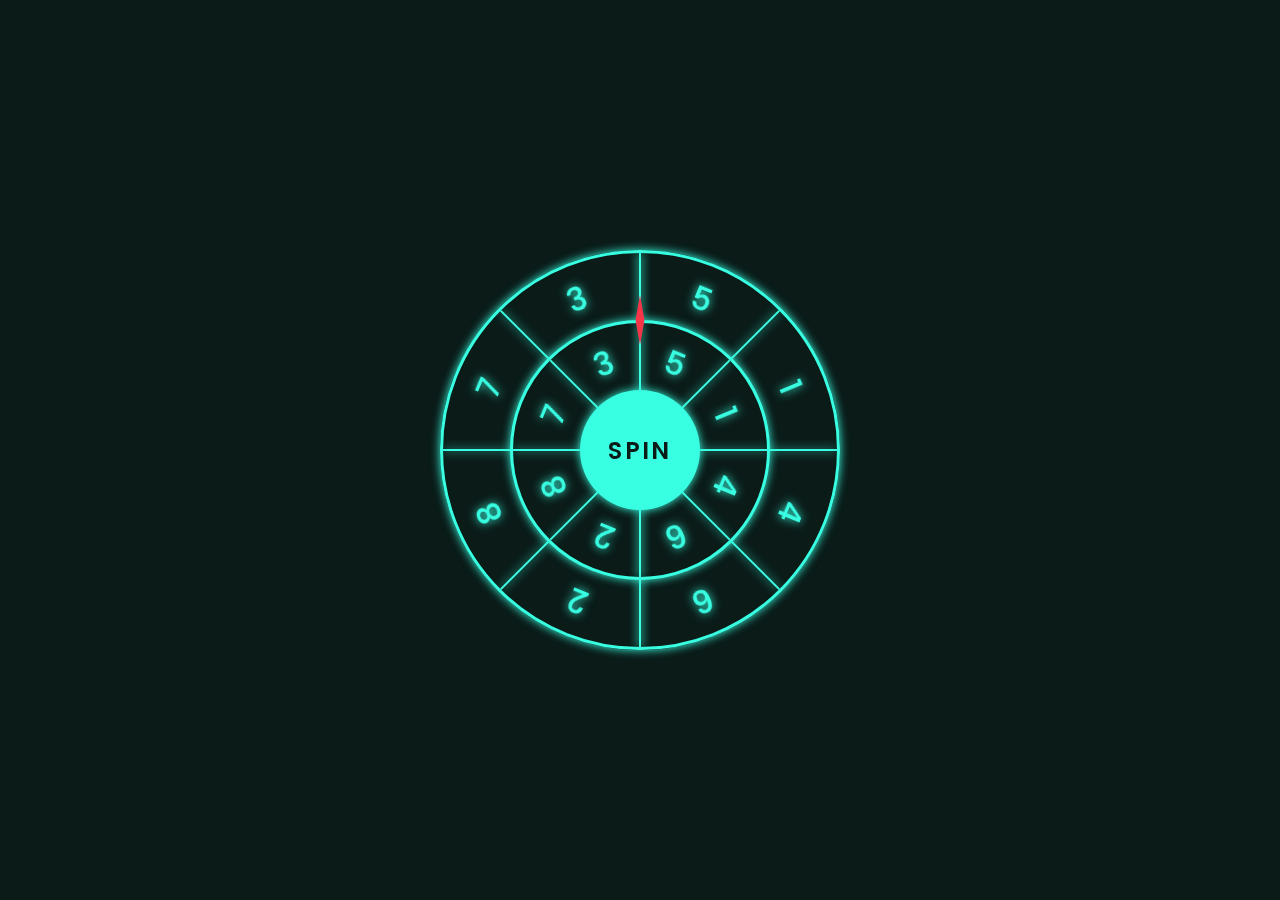
<file: 004 - spin circular/index.html>
<!DOCTYPE html>
<html lang="en">
<head>
  <meta charset="UTF-8">
  <meta name="viewport" content="width=device-width, initial-scale=1.0">
  <title>the_gaurav_codes</title>
  <link rel="stylesheet" href="style.css">
  
<!-- 🚀 Made by Gaurav 🚀  
  🔹 Instagram: https://www.instagram.com/the_gaurav_codes/  
  🔹 GitHub: https://github.com/the-gaurav-codes  
  ⚡ Feel free to use & modify, but give credit! ⚡ -->
</head>
<body>
  <div class="container">
    <div class="spinBtn">Spin</div>
    <div class="wheel">
      <span style="--i:0;"></span>
      <span style="--i:1;"></span>
      <span style="--i:2;"></span>
      <span style="--i:3;"></span>
      <span style="--i:4;"></span>
      <div class="number">
        <b style="--i:0;">5</b>
        <b style="--i:1;">1</b>
        <b style="--i:2;">4</b>
        <b style="--i:3;">6</b>
        <b style="--i:4;">2</b>
        <b style="--i:5;">8</b>
        <b style="--i:6;">7</b>
        <b style="--i:7;">3</b>
      </div>
    </div>
    <div class="wheel inner">
      <span style="--i:0;"></span>
      <span style="--i:1;"></span>
      <span style="--i:2;"></span>
      <span style="--i:3;"></span>
      <span style="--i:4;"></span>
      <div class="number">
        <b style="--i:0;">5</b>
        <b style="--i:1;">1</b>
        <b style="--i:2;">4</b>
        <b style="--i:3;">6</b>
        <b style="--i:4;">2</b>
        <b style="--i:5;">8</b>
        <b style="--i:6;">7</b>
        <b style="--i:7;">3</b>
      </div>
    </div>

    
<!-- 🚀 Made by Gaurav 🚀  
  🔹 Instagram: https://www.instagram.com/the_gaurav_codes/  
  🔹 GitHub: https://github.com/the-gaurav-codes  
  ⚡ Feel free to use & modify, but give credit! ⚡ -->
  </div>
  <script src="script.js"></script>
</body>
</html>
</file>
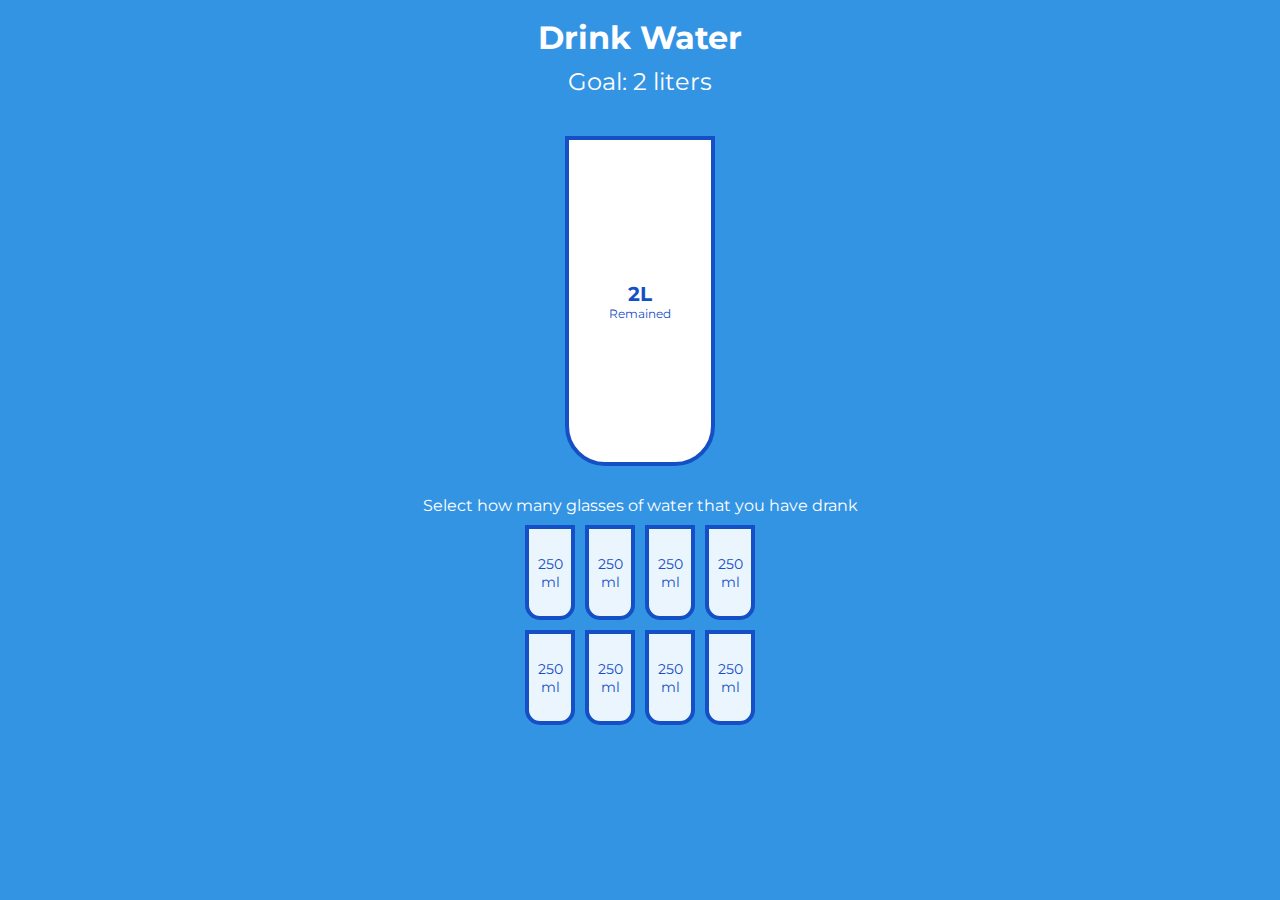
<file: 005-drink water counter/index.html>
<!DOCTYPE html>
<html lang="en">
  <head>
    <meta charset="UTF-8" />
    <meta name="viewport" content="width=device-width, initial-scale=1.0" />
    <link rel="stylesheet" href="style.css" />
    <title>Drink Water</title>
  </head>
  <body>
    <h1>Drink Water</h1>
    <h2>Goal: 2 liters</h2>
    <div class="cup">
      <div class="remained" id="remained">
        <span id="liters"></span>
        <small>Remained</small>
      </div>
      <div class="percentage" id="percentage"></div>
    </div>
    <p class="text">Select how many glasses of water that you have drank</p>
    <div class="cups">
      <div class="cup cup-small">250 ml</div>
      <div class="cup cup-small">250 ml</div>
      <div class="cup cup-small">250 ml</div>
      <div class="cup cup-small">250 ml</div>
      <div class="cup cup-small">250 ml</div>
      <div class="cup cup-small">250 ml</div>
      <div class="cup cup-small">250 ml</div>
      <div class="cup cup-small">250 ml</div>
    </div>
    <script src="script.js"></script>
  </body>
</html>
</file>
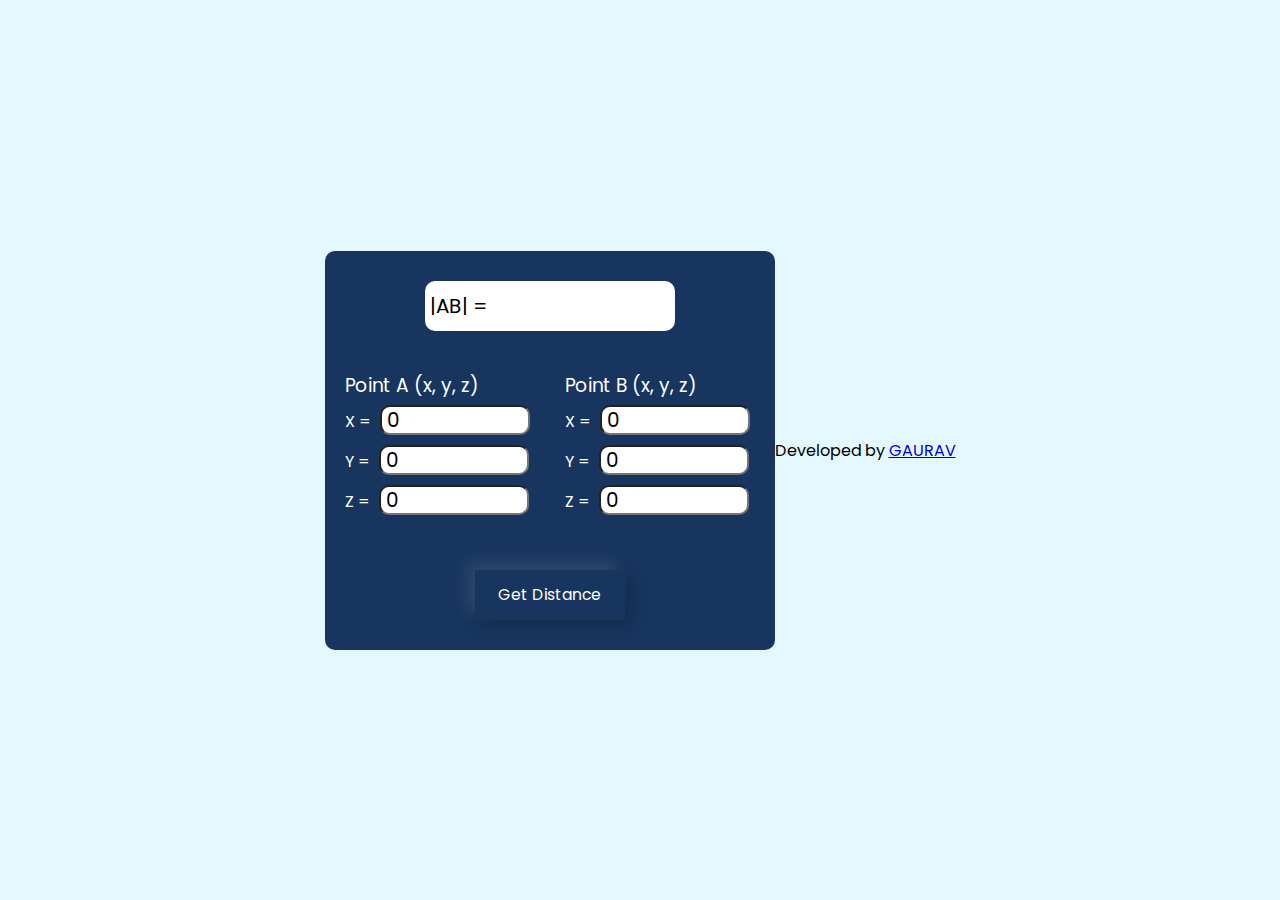
<file: 006 - 3d-distance-calculator/index.html>
<!DOCTYPE html>
<html lang="en">
<head>
    <meta charset="UTF-8">
    <meta name="viewport" content="width=device-width, initial-scale=1.0">
    <link rel="stylesheet" href="style.css">
    <title>3D Distance Calculator - by the_gaurav_codes</title>
    <!-- Created by: Gaurav  
🔹GitHub: https://github.com/the-gaurav-codes 
🔹Instagram: https://www.instagram.com/the_gaurav_codes/  

Date: February 2025  -->
</head>
<body>

    <div class="container">
        <div class="calc">
            <div class="display">
                <span>|AB| = </span>
            </div>
            <form action="">
           

                <div class="point">
                    <h3>Point A (x, y, z)</h3>
                    <label for="X-1">X = </label>
                    <input type="number" name="X-1" id="x1" value="0">
                    <br>
                    <label for="Y-1">Y = </label>
                    <input type="number" name="Y-1" id="y1" value="0">
                    <br>
                    <label for="Z-1">Z = </label>
                    <input type="number" name="Z-1" id="z1" value="0">
                </div>
                <div class="point">
                    <h3>Point B (x, y, z)</h3>
                    <label for="X-2">X = </label>
                    <input type="number" name="X-2" id="x2" value="0">
                    <br>
                    <label for="Y-2">Y = </label>
                    <input type="number" name="Y-2" id="y2" value="0">
                    <br>
                    <label for="Z-2">Z = </label>
                    <input type="number" name="Z-2" id="z2" value="0">
                </div>
            </form>
            <!-- Created by: Gaurav  
🔹GitHub: https://github.com/the-gaurav-codes 
🔹Instagram: https://www.instagram.com/the_gaurav_codes/  

Date: February 2025  -->
    
            <div>
                <button type="button" onclick="calculate()">
                    <h3>Get Distance</h3>
                </button>
            </div>
        </div>
        <p>Developed by <a href="https://github.com/the-gaurav-codes" target="_blank">GAURAV</a></p>
    </div>

    <script src="./script.js"></script>

</body>
</html>

<!-- Created by: Gaurav  
🔹GitHub: https://github.com/the-gaurav-codes 
🔹Instagram: https://www.instagram.com/the_gaurav_codes/  

Date: February 2025  -->
</file>
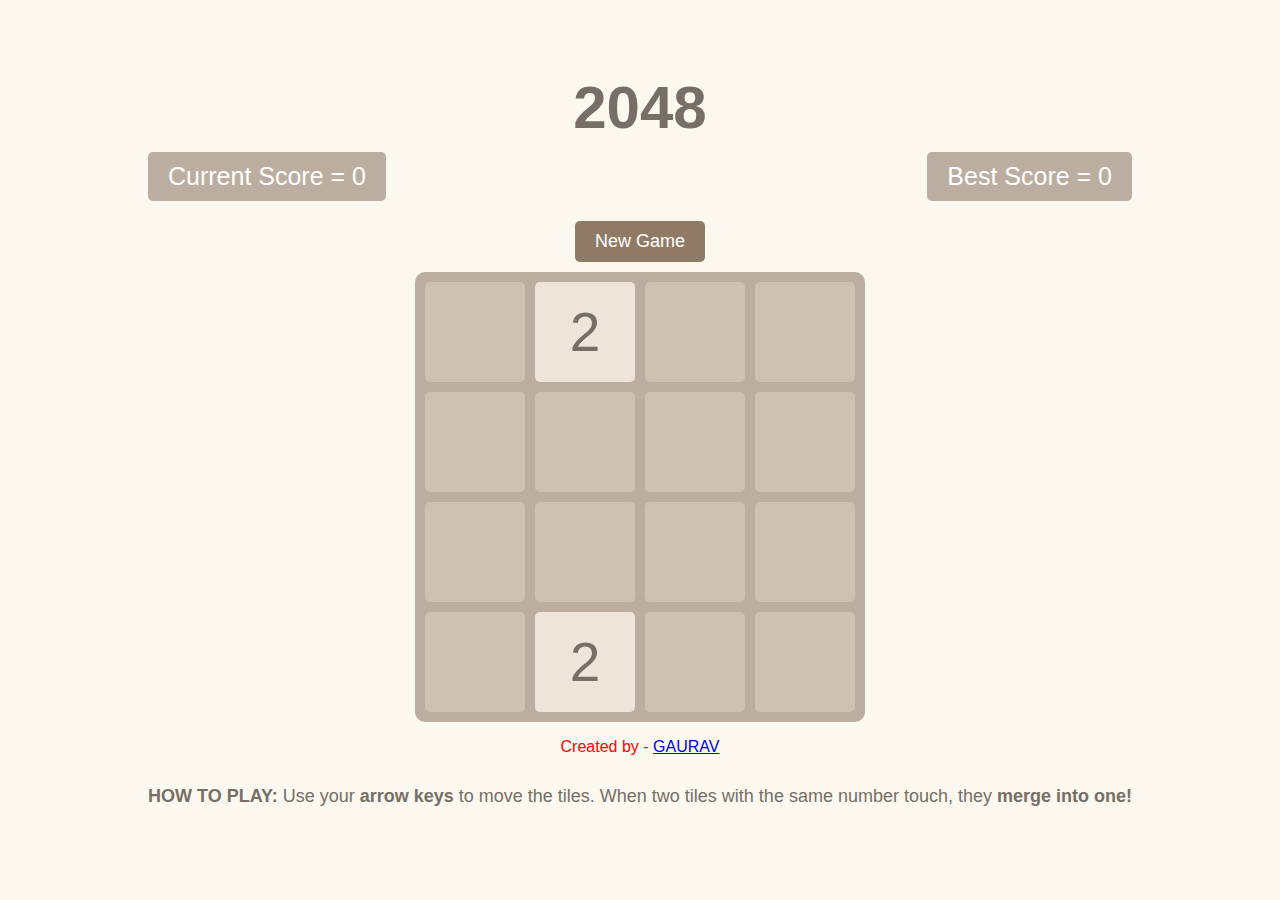
<file: 007 - 2048-game/index.html>
<!DOCTYPE html>
<html lang="en">
<head>
    <meta charset="UTF-8">
    <meta name="viewport" content="width=device-width, initial-scale=1.0">
    <title>2048 Game by gaurav</title>
    <link rel="stylesheet" href="styles.css">
</head>
<!-- Created by: Gaurav  
🔹GitHub: https://github.com/the-gaurav-codes 
🔹Instagram: https://www.instagram.com/the_gaurav_codes/  

Date: February 2025  -->
<body>
    <div class="container">
        <div class="heading">
            <h1>2048</h1>
            <div class="scores-container">
                <div class="score-container">Current Score = 0</div>
                <div class="best-container">Best Score = 0</div>
            </div>
            <button class="new-game-button">New Game</button>
        </div>
        <div class="game-container">
            <div class="grid-container">
                <div class="grid-row">
                    <div class="grid-cell"></div>
                    <div class="grid-cell"></div>
                    <div class="grid-cell"></div>
                    <div class="grid-cell"></div>
                </div>
                <!-- Created by: Gaurav  
🔹GitHub: https://github.com/the-gaurav-codes 
🔹Instagram: https://www.instagram.com/the_gaurav_codes/  

Date: February 2025  -->
                <div class="grid-row">
                    <div class="grid-cell"></div>
                    <div class="grid-cell"></div>
                    <div class="grid-cell"></div>
                    <div class="grid-cell"></div>
                </div>
                <!-- Created by: Gaurav  
🔹GitHub: https://github.com/the-gaurav-codes 
🔹Instagram: https://www.instagram.com/the_gaurav_codes/  

Date: February 2025  -->
                <div class="grid-row">
                    <div class="grid-cell"></div>
                    <div class="grid-cell"></div>
                    <div class="grid-cell"></div>
                    <div class="grid-cell"></div>
                </div>
                <!-- Created by: Gaurav  
🔹GitHub: https://github.com/the-gaurav-codes 
🔹Instagram: https://www.instagram.com/the_gaurav_codes/  

Date: February 2025  -->
                <div class="grid-row">
                    <div class="grid-cell"></div>
                    <div class="grid-cell"></div>
                    <div class="grid-cell"></div>
                    <div class="grid-cell"></div>
                </div>
            </div>
            <div class="tile-container"></div>
        </div>
        <!-- Created by: Gaurav  
🔹GitHub: https://github.com/the-gaurav-codes 
🔹Instagram: https://www.instagram.com/the_gaurav_codes/  

Date: February 2025  -->
        <p style="color: red;" >Created by - <a href="https://github.com/the-gaurav-codes"  >GAURAV</a></p>
        <p class="game-explanation">
            <strong>HOW TO PLAY:</strong> Use your <strong>arrow keys</strong> to move the tiles. When two tiles with the same number touch, they <strong>merge into one!</strong>
        </p>
    </div>
    <!-- Created by: Gaurav  
🔹GitHub: https://github.com/the-gaurav-codes 
🔹Instagram: https://www.instagram.com/the_gaurav_codes/  

Date: February 2025  -->
    <script src="game.js"></script>
</body>
</html>
</file>
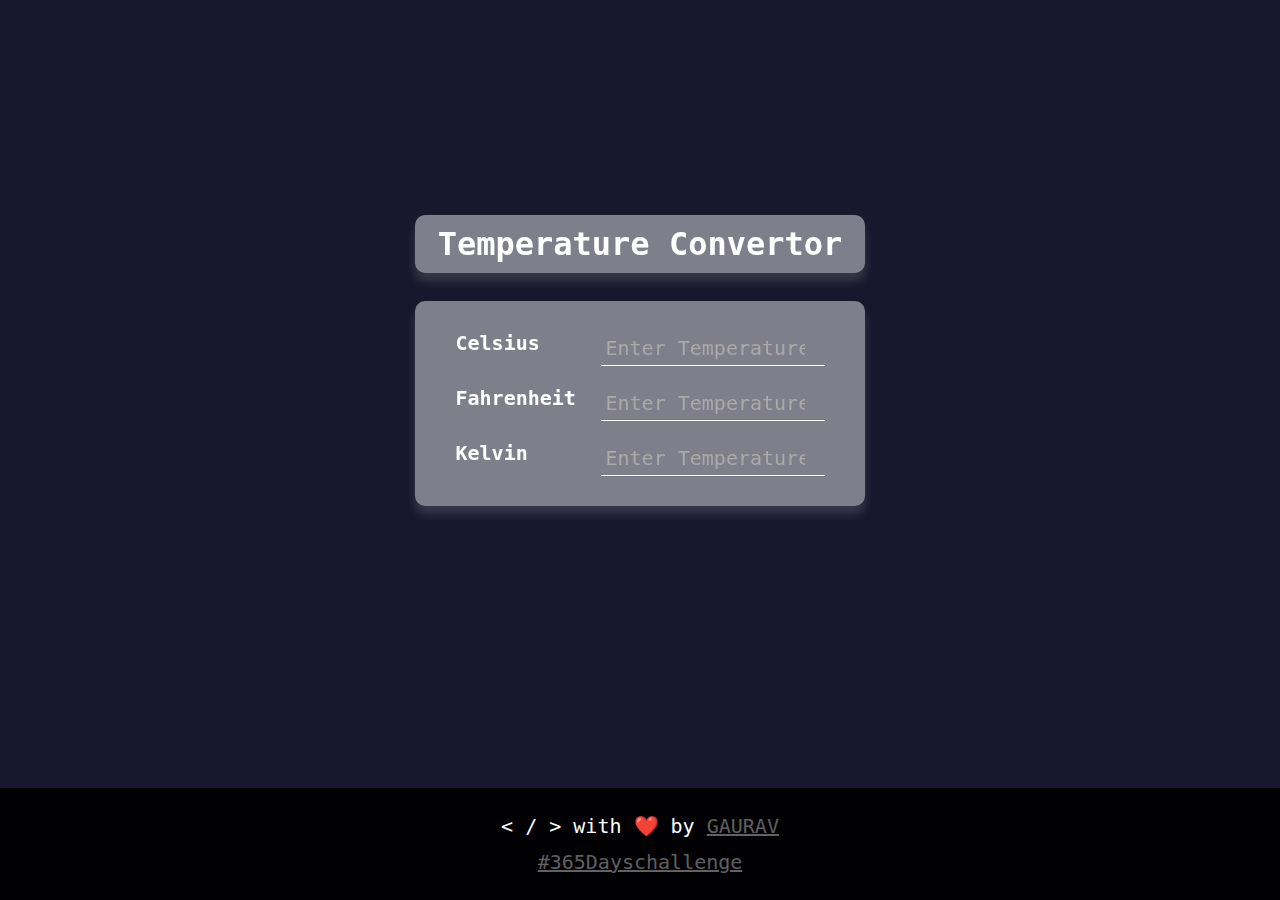
<file: 009 - temperature-convertor/index.html>
<!-- Created by: Gaurav  
🔹GitHub: https://github.com/the-gaurav-codes 
🔹Instagram: https://www.instagram.com/the_gaurav_codes/  

Date: February 2025  -->

<!DOCTYPE html>
<html lang="en">

<head>
    <meta charset="UTF-8">
    <meta http-equiv="X-UA-Compatible" content="IE=edge">
    <meta name="viewport" content="width=device-width, initial-scale=1.0">
    <link rel="shortcut icon" href="assets/favicon.png" type="image/png" />
    <title>Temperature Convertor</title>
    <link rel="stylesheet" href="style.css">
</head>
<!-- Created by: Gaurav  
🔹GitHub: https://github.com/the-gaurav-codes 
🔹Instagram: https://www.instagram.com/the_gaurav_codes/  

Date: February 2025  -->

<body>
    <section>
        <div class="main">
            <div class="heading">Temperature Convertor</div>
            <div class="container">
                <div class="box">
                    <label for="celsius">Celsius</label>
                    <input type="number" name="celsius" id="celsius" placeholder="Enter Temperature" class="input_box">
                </div>
                <div class="box">
                    <label for="fahrenheit">Fahrenheit</label>
                    <input type="number" name="fahrenheit" id="fahrenheit" placeholder="Enter Temperature"
                        class="input_box">
                </div>
                <!-- Created by: Gaurav  
🔹GitHub: https://github.com/the-gaurav-codes 
🔹Instagram: https://www.instagram.com/the_gaurav_codes/  

Date: February 2025  -->
                <div class="box">
                    <label for="kelvin">Kelvin</label>
                    <input type="number" name="kelvin" id="kelvin" placeholder="Enter Temperature" class="input_box">
                </div>
            </div>
        </div>
    </section>
    <!-- Created by: Gaurav  
🔹GitHub: https://github.com/the-gaurav-codes 
🔹Instagram: https://www.instagram.com/the_gaurav_codes/  

Date: February 2025  -->
    <footer>
        <p>&#x3c; &#47; &#x3e; with ❤️ by
            <a href="https://github.com/the-gaurav-codes" target="_blank">GAURAV</a>
            <br>
            <a href="https://github.com/the-gaurav-codes/365-days-365-projecs-source-code-the_gaurav_codes" target="_blank">#365Dayschallenge</a>
        </p>
    </footer>
    <script src="script.js"></script>
</body>

</html>
<!-- Created by: Gaurav  
🔹GitHub: https://github.com/the-gaurav-codes 
🔹Instagram: https://www.instagram.com/the_gaurav_codes/  

Date: February 2025  -->
</file>
<file: 004 - spin circular/style.css>
/* 
🚀 Made by Gaurav 🚀  
  🔹 Instagram: https://www.instagram.com/the_gaurav_codes/  
  🔹 GitHub: https://github.com/the-gaurav-codes  
  ⚡ Feel free to use & modify, but give credit! ⚡ */

@import url('https://fonts.googleapis.com/css2?family=Poppins:wght@100;300;400;500;600;700;800;900&display=swap');

* {
  margin: 0;
  padding: 0;
  box-sizing: border-box;
  font-family: 'Poppins', sans-serif;
}
body{
  display: flex;
  justify-content: center;
  align-items: center;
  min-height: 100vh;
  background: #0a1b18;
}
.container{
  position: relative;
  width: 400px;
  height: 400px;
  display: flex;
  justify-content: center;
  align-items: center;
}
.container::before{
  content: '';
  position: absolute;
  top: 45px;
  width: 30px;
  height: 50px;
  background: #f43648;
  z-index: 100000;
  clip-path: polygon(50% 0%, 65% 50%, 50% 100%, 35% 50%);
}
.wheel{
  position: absolute;
  width: 100%;
  height: 100%;
  border: 3px solid #39ffe2;
  box-shadow: 0 0 10px #39ffe2;
  border-radius: 50%;
  transition: transform 5s ease-in-out;
  overflow: hidden;
}

/* 🚀 Made by Gaurav 🚀  
  🔹 Instagram: https://www.instagram.com/the_gaurav_codes/  
  🔹 GitHub: https://github.com/the-gaurav-codes  
  ⚡ Feel free to use & modify, but give credit! ⚡
 */
.wheel span{
  position: absolute;
  left: calc(50% - 1px);
  width: 2px;
  height: 100%;
  background: #39ffe2;
  transform: rotate(calc(45deg * var(--i)));
  filter: drop-shadow(0 0 5px #39ffe2);
}
.spinBtn{
  position: absolute;
  inset: 140px;
  background: #39ffe2;
  color: #0a1b18;
  border-radius: 50%;
  display: flex;
  justify-content: center;
  align-items: center;
  z-index: 10000;
  cursor: pointer;
  filter: drop-shadow(0 0 5px #39ffe2);
  user-select: none;
  text-transform: uppercase;
  font-size: 1.5em;
  font-weight: 600;
  letter-spacing: 0.1em;
}

/* 🚀 Made by Gaurav 🚀  
  🔹 Instagram: https://www.instagram.com/the_gaurav_codes/  
  🔹 GitHub: https://github.com/the-gaurav-codes  
  ⚡ Feel free to use & modify, but give credit! ⚡ */

.number{
  position: absolute;
  inset: 0;
  rotate: 22.5deg;
}
.number b{
  position: absolute;
  inset: 10px;
  transform: rotate(calc(45deg * var(--i)));
  text-align: center;
  font-size: 2em;
  color: #39ffe2;
  font-weight: 500;
  filter: drop-shadow(0 0 5px #39ffe2);
}
.inner{
  position: absolute;
  width: 260px;
  height: 260px;
  background: #0a1b18;
  border: 3px solid #39ffe2;
  transition: transform 10s ease-in-out;
}


/* 🚀 Made by Gaurav 🚀  
  🔹 Instagram: https://www.instagram.com/the_gaurav_codes/  
  🔹 GitHub: https://github.com/the-gaurav-codes  
  ⚡ Feel free to use & modify, but give credit! ⚡ */
</file>
<file: 005-drink water counter/style.css>
@import url("https://fonts.googleapis.com/css2?family=Montserrat:wght@400;600&display=swap");

:root {
  --border-color: #144fc6;
  --fill-color: #6ab3f8;
}

* {
  box-sizing: border-box;
}

body {
  background-color: #3494e4;
  color: #fff;
  font-family: "Montserrat", sans-serif;
  display: flex;
  flex-direction: column;
  align-items: center;
  margin-bottom: 40px;
}

h1 {
  margin: 10px 0 0;
}

h2 {
  font-weight: 400;
  margin: 10px 0;
}

.text {
  text-align: center;
  margin: 0 0 5px;
}

.cup {
  background-color: #fff;
  border: 4px solid var(--border-color);
  color: var(--border-color);
  border-radius: 0 0 40px 40px;
  height: 330px;
  width: 150px;
  margin: 30px 0;
  display: flex;
  flex-direction: column;
  overflow: hidden;
}

.cup.cup-small {
  height: 95px;
  width: 50px;
  border-radius: 0 0 15px 15px;
  background-color: rgba(255, 255, 255, 0.9);
  cursor: pointer;
  font-size: 14px;
  align-items: center;
  justify-content: center;
  text-align: center;
  margin: 5px;
  transition: 0.3s ease;
}

.cup.cup-small.full {
  background-color: var(--fill-color);
  color: #fff;
}

.cups {
  display: flex;
  flex-wrap: wrap;
  align-items: center;
  justify-content: center;
  width: 280px;
}

.remained {
  display: flex;
  flex-direction: column;
  align-items: center;
  justify-content: center;
  text-align: center;
  flex: 1;
  transition: 0.3s ease;
}

.remained span {
  font-size: 20px;
  font-weight: bold;
}

.remained small {
  font-size: 12px;
}

.percentage {
  background-color: var(--fill-color);
  display: flex;
  align-items: center;
  justify-content: center;
  font-size: 30px;
  font-weight: bold;
  height: 0;
  transition: 0.3s ease;
}
</file>
<file: 006 - 3d-distance-calculator/style.css>
@import url('https://fonts.googleapis.com/css2?family=Poppins:ital,wght@0,100;0,200;0,300;0,400;0,500;0,600;0,700;0,800;0,900;1,100;1,200;1,300;1,400;1,500;1,600;1,700;1,800;1,900&display=swap');

/* Created by: Gaurav  
🔹GitHub: https://github.com/the-gaurav-codes 
🔹Instagram: https://www.instagram.com/the_gaurav_codes/  

Date: February 2025  */

*{
    margin: 0;
    padding: 0;
    font-family: "Poppins", sans-serif;
    font-weight: 400;
    box-sizing: border-box;
}

.container{
    width: 100%;
    height: 100dvh;
    background-color: #e3f9ff;
    display: flex;
    align-items: center;
    justify-content: center;
}

.calc{
    padding: 20px;
    border-radius: 10px;
    background-color: #18355f;
    color: white;
    display: flex;
    flex-direction: column;
    gap: 20px;
    align-items: center;
    justify-content: center;
}
/* Created by: Gaurav  
🔹GitHub: https://github.com/the-gaurav-codes 
🔹Instagram: https://www.instagram.com/the_gaurav_codes/  

Date: February 2025  */

.display{
    height: 50px;
    width: 250px;
    border-radius: 10px;
    margin: 10px 0 0 0;
    background: #fff;
    color: black;
}

.display{
    font-size: 20px;
    display: flex;
    align-items: center;
    justify-content: space-between;
    padding: 5px;
}

form{
    display: flex;
    gap: 30px;
    margin: 20px 0;
}
form input{
    border-radius: 10px;
    height: 30px;
    width: 150px;
    margin: 5px 5px;
    padding: 5px;
    cursor: pointer;
    font-size:20px;
}
/* Created by: Gaurav  
🔹GitHub: https://github.com/the-gaurav-codes 
🔹Instagram: https://www.instagram.com/the_gaurav_codes/  

Date: February 2025  */

button{
    height: 50px;
    width: 150px;
    border: 0;
    margin: 10px;
    box-shadow: -8px -8px 15px rgba(255, 255, 255, 0.1), 5px 5px 15px rgba(0, 0, 0, 0.2);
    color: white;
    cursor: pointer;
    background: transparent;
}
/* Created by: Gaurav  
🔹GitHub: https://github.com/the-gaurav-codes 
🔹Instagram: https://www.instagram.com/the_gaurav_codes/  

Date: February 2025  */
</file>
<file: 007 - 2048-game/styles.css>
/* Created by: Gaurav  
🔹GitHub: https://github.com/the-gaurav-codes 
🔹Instagram: https://www.instagram.com/the_gaurav_codes/  

Date: February 2025  */
body {
    font-family: Arial, sans-serif;
    margin: 0;
    padding: 0;
    background: #faf8ef;
    color: #776e65;
    display: flex;
    justify-content: center;
    align-items: center;
    height: 100vh;
}

.container {
    text-align: center;
}
/* Created by: Gaurav  
🔹GitHub: https://github.com/the-gaurav-codes 
🔹Instagram: https://www.instagram.com/the_gaurav_codes/  

Date: February 2025  */

.heading h1 {
    font-size: 60px;
    margin: 0;
    padding-top: 10px;
}

.scores-container {
    display: flex;
    justify-content: space-between;
    margin: 10px 0;
}

.score-container, .best-container {
    background: #bbada0;
    color: white;
    font-size: 25px;
    padding: 10px 20px;
    border-radius: 5px;
}
/* Created by: Gaurav  
🔹GitHub: https://github.com/the-gaurav-codes 
🔹Instagram: https://www.instagram.com/the_gaurav_codes/  

Date: February 2025  */

.new-game-button {
    background: #8f7a66;
    color: white;
    font-size: 18px;
    padding: 10px 20px;
    border: none;
    border-radius: 5px;
    cursor: pointer;
    margin: 10px 0;
}

.game-container {
    position: relative;
    margin: 0 auto;
    width: 450px;
    height: 450px;
    background: #bbada0;
    border-radius: 10px;
    padding: 10px;
    box-sizing: border-box;
    overflow: hidden; /* Ensures that overflow content is hidden */
}
/* Created by: Gaurav  
🔹GitHub: https://github.com/the-gaurav-codes 
🔹Instagram: https://www.instagram.com/the_gaurav_codes/  

Date: February 2025  */

.grid-container {
    display: grid;
    grid-template-rows: repeat(4, 1fr);
    grid-template-columns: repeat(4, 1fr);
    gap: 10px;
}

.grid-row {
    display: flex;
}

.grid-cell {
    width: 100px;
    height: 100px;
    background: #cdc1b4;
    border-radius: 5px;
}
/* Created by: Gaurav  
🔹GitHub: https://github.com/the-gaurav-codes 
🔹Instagram: https://www.instagram.com/the_gaurav_codes/  

Date: February 2025  */
.tile-container {
    position: absolute;
    top: 10px;
    left: 10px;
    right: 10px;
    bottom: 10px;
}

.tile {
    position: absolute;
    width: 100px;
    height: 100px;
    background: #eee4da;
    border-radius: 5px;
    font-size: 55px;
    line-height: 100px;
    text-align: center;
    color: #776e65;
    transition: all 0.1s ease-in-out;
}
/* Created by: Gaurav  
🔹GitHub: https://github.com/the-gaurav-codes 
🔹Instagram: https://www.instagram.com/the_gaurav_codes/  

Date: February 2025  */
.tile.tile-2 { background: #eee4da; color: #776e65; }
.tile.tile-4 { background: #ede0c8; color: #776e65; }
.tile.tile-8 { background: #f2b179; color: #f9f6f2; }
.tile.tile-16 { background: #f59563; color: #f9f6f2; }
.tile.tile-32 { background: #f67c5f; color: #f9f6f2; }
/* Created by: Gaurav  
🔹GitHub: https://github.com/the-gaurav-codes 
🔹Instagram: https://www.instagram.com/the_gaurav_codes/  

Date: February 2025  */
.tile.tile-64 { background: #f65e3b; color: #f9f6f2; }
.tile.tile-128 { background: #edcf72; color: #f9f6f2; }
.tile.tile-256 { background: #edcc61; color: #f9f6f2; }
.tile.tile-512 { background: #edc850; color: #f9f6f2; }
.tile.tile-1024 { background: #edc53f; color: #f9f6f2; }
.tile.tile-2048 { background: #edc22e; color: #f9f6f2; }

.game-explanation {
    font-size: 18px;
    margin: 30px 0;
}
@media screen and (max-width : 530px){
    .game-container{
        width: 330px;
        height: 330px;
        overflow: hidden;
    }
    .grid-container{
        width: 295px;
        height: 295px;
 /* Created by: Gaurav  
🔹GitHub: https://github.com/the-gaurav-codes 
🔹Instagram: https://www.instagram.com/the_gaurav_codes/  

Date: February 2025  */       
    }
    .grid-cell{
        width: 70px;
        height: 70px;
        overflow: hidden;
    }
    .tile{
        height: 70px;
        width: 70px;
        font-size: 30px;
        line-height: 75px;
    }
    /* Created by: Gaurav  
🔹GitHub: https://github.com/the-gaurav-codes 
🔹Instagram: https://www.instagram.com/the_gaurav_codes/  

Date: February 2025  */
    .grid-cell{
        height: 70px;
        width: 70px;
    }
    .game-explanation{
        width: 90%;
        display: inline-block;
    }
    .score-container{
       width: 30%;
    }
    /* Created by: Gaurav  
🔹GitHub: https://github.com/the-gaurav-codes 
🔹Instagram: https://www.instagram.com/the_gaurav_codes/  

Date: February 2025  */
    .best-container{
       width: 30%;
    }
}
/* Created by: Gaurav  
🔹GitHub: https://github.com/the-gaurav-codes 
🔹Instagram: https://www.instagram.com/the_gaurav_codes/  

Date: February 2025  */
</file>
<file: 009 - temperature-convertor/style.css>
/* Created by: Gaurav  
🔹GitHub: https://github.com/the-gaurav-codes 
🔹Instagram: https://www.instagram.com/the_gaurav_codes/  

Date: February 2025  */

*{
    margin: 0;
    padding: 0;
    box-sizing: border-box;
}
body{
    background-color: #19172e;
    height: 100vh;
    font-family: monospace;
    font-size: 1.25rem;
    color: white;
}/* Created by: Gaurav  
🔹GitHub: https://github.com/the-gaurav-codes 
🔹Instagram: https://www.instagram.com/the_gaurav_codes/  

Date: February 2025  */
section{
    height: 80vh;
    display: flex;
    justify-content: center;
    align-content: center;
}
.main{
    display: flex;
    flex-direction: column;
    justify-content: center;
    align-items: center;
    width: 450px;
}/* Created by: Gaurav  
🔹GitHub: https://github.com/the-gaurav-codes 
🔹Instagram: https://www.instagram.com/the_gaurav_codes/  

Date: February 2025  */
.heading{
    height: 58px;
    line-height: 58px;
    width: 100%;
    font-size: 2rem;
    font-weight: bolder;
    text-align: center;
    border-radius: 10px;
    padding: 0 15px;
    background: #f9f8fa75;
    backdrop-filter: blur(10px);
    box-shadow: 0 8px 10px rgba(197, 193, 193, 0.185);
    margin-bottom: 28px;
}/* Created by: Gaurav  
🔹GitHub: https://github.com/the-gaurav-codes 
🔹Instagram: https://www.instagram.com/the_gaurav_codes/  

Date: February 2025  */
.container{
    /* border: 2px solid red; */
    width: 100%;
    height: auto;
    padding: 20px;
    display: flex;
    flex-direction: column;
    justify-content: center;
    align-items: center;
    background-color:#f9f8fa75;
    border-radius: 10px;
    backdrop-filter: blur(10px);
    box-shadow: 0 8px 10px rgba(197, 193, 193, 0.185);
}
.box{
    width: 90%;
    padding: 10px 0;
    font-weight: bold;
}/* Created by: Gaurav  
🔹GitHub: https://github.com/the-gaurav-codes 
🔹Instagram: https://www.instagram.com/the_gaurav_codes/  

Date: February 2025  */
.input_box{
    width: 14rem;
    font-family: monospace;
    padding: 5px;
    float: right;
    outline: none;
    border: none;
    background-color: transparent;
    border-bottom: 1px solid white;
    color: white;
    font-size: 1.25rem;
}/* Created by: Gaurav  
🔹GitHub: https://github.com/the-gaurav-codes 
🔹Instagram: https://www.instagram.com/the_gaurav_codes/  

Date: February 2025  */
footer{
    position: absolute;
    bottom: 0;
    background-color: #000002; 
    text-align: center;
    color: white;
    font-size: 1.25rem;
    left: 0;
    right: 0;
    bottom: 0;
    margin-bottom: 0;
    padding: 20px;
    line-height: 4vh;
}
a{
    color: rgba(255, 255, 255, 0.383);
}
::placeholder{
    color: rgb(173, 169, 169);
}

/* Created by: Gaurav  
🔹GitHub: https://github.com/the-gaurav-codes 
🔹Instagram: https://www.instagram.com/the_gaurav_codes/  

Date: February 2025  */

@media screen and (max-width: 500px) {
    .main{
        width: 87%;
    }
    .heading{
        font-size: 1.5rem;
    }
    .container{
        padding-bottom: 35px;
    }
    .box{
        display: flex;
        flex-direction: column;  
        width: 100%;
        margin-top: 13px;
    }
    .input_box{
        width: 90%;
        padding: 3px;
        font-size: 1.25rem;
        margin-top: 5px;
    }
}
/* Created by: Gaurav  
🔹GitHub: https://github.com/the-gaurav-codes 
🔹Instagram: https://www.instagram.com/the_gaurav_codes/  

Date: February 2025  */

@media screen and (max-width: 380px) {
    .main{
        width: 92%;
    }
    .heading{
        font-size: 1.22rem;
        padding: 0 10px;
    }
}
/* Created by: Gaurav  
🔹GitHub: https://github.com/the-gaurav-codes 
🔹Instagram: https://www.instagram.com/the_gaurav_codes/  

Date: February 2025  */
</file>
